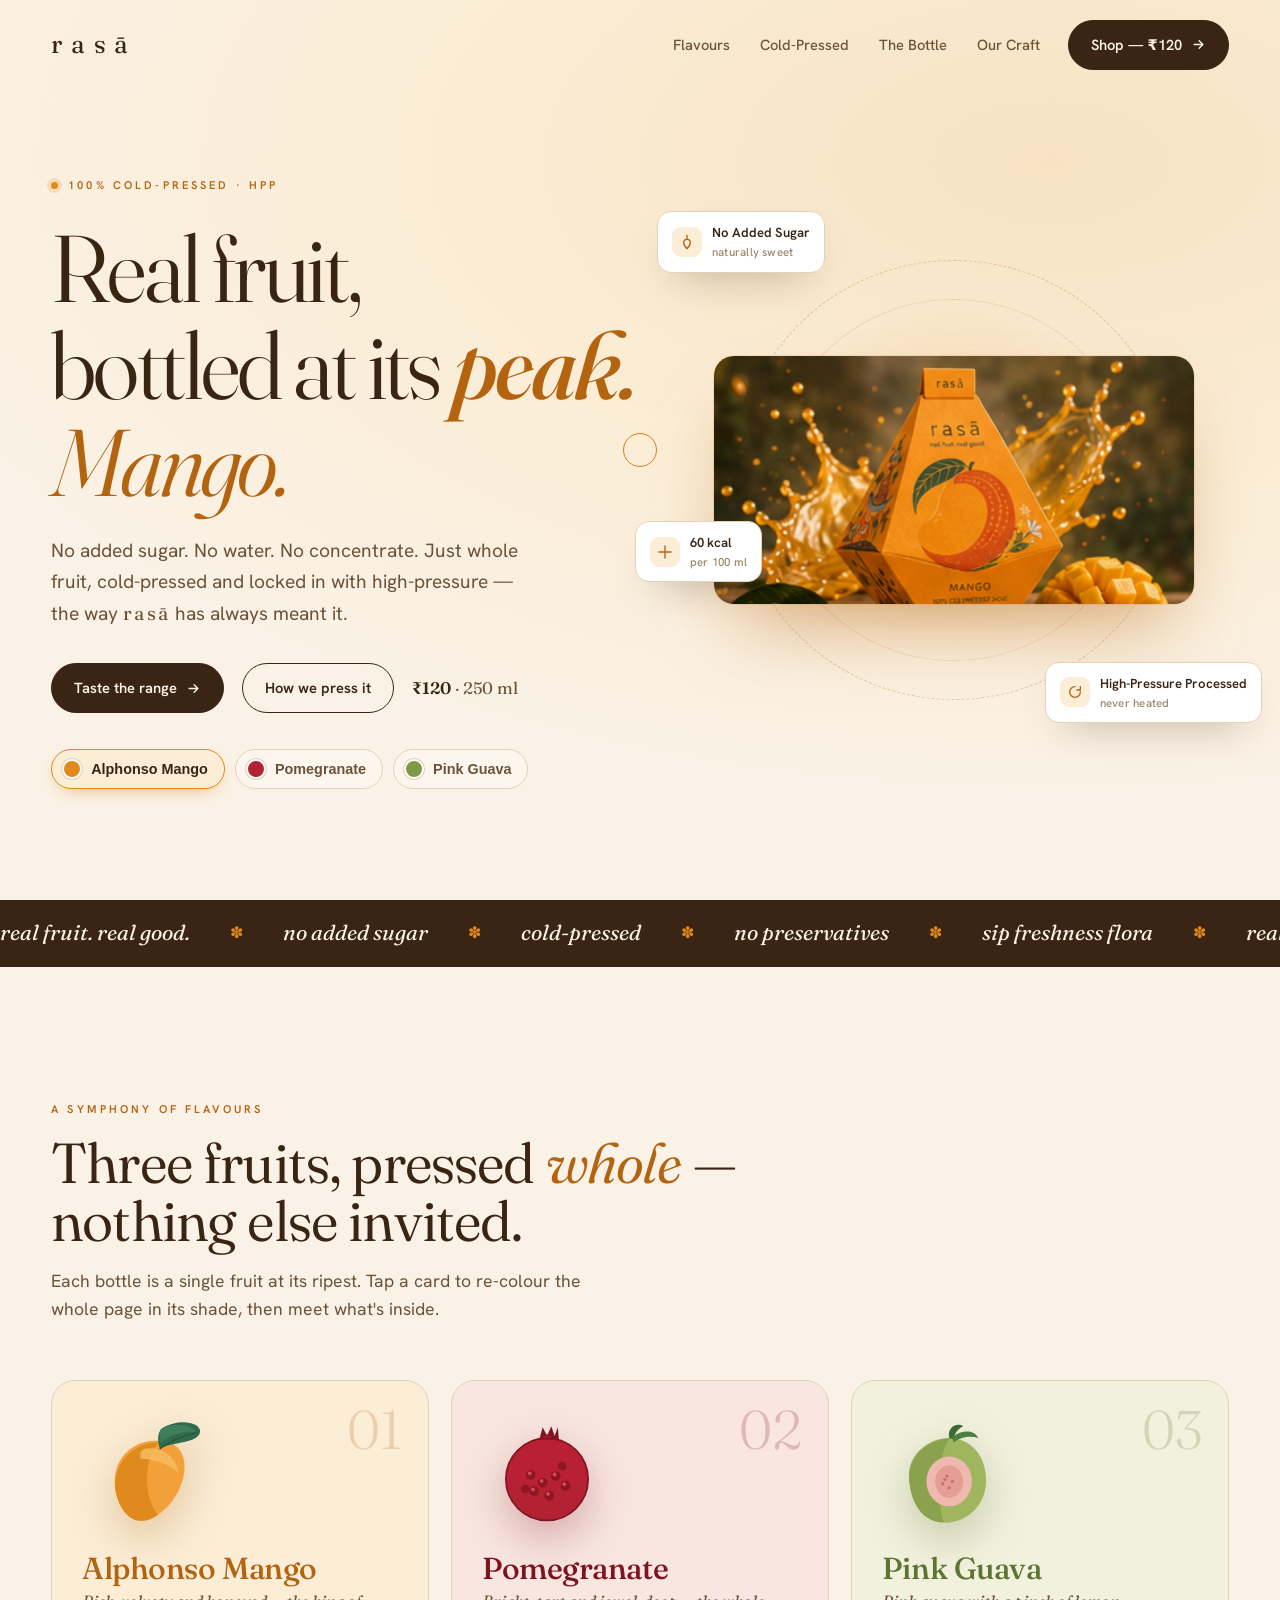
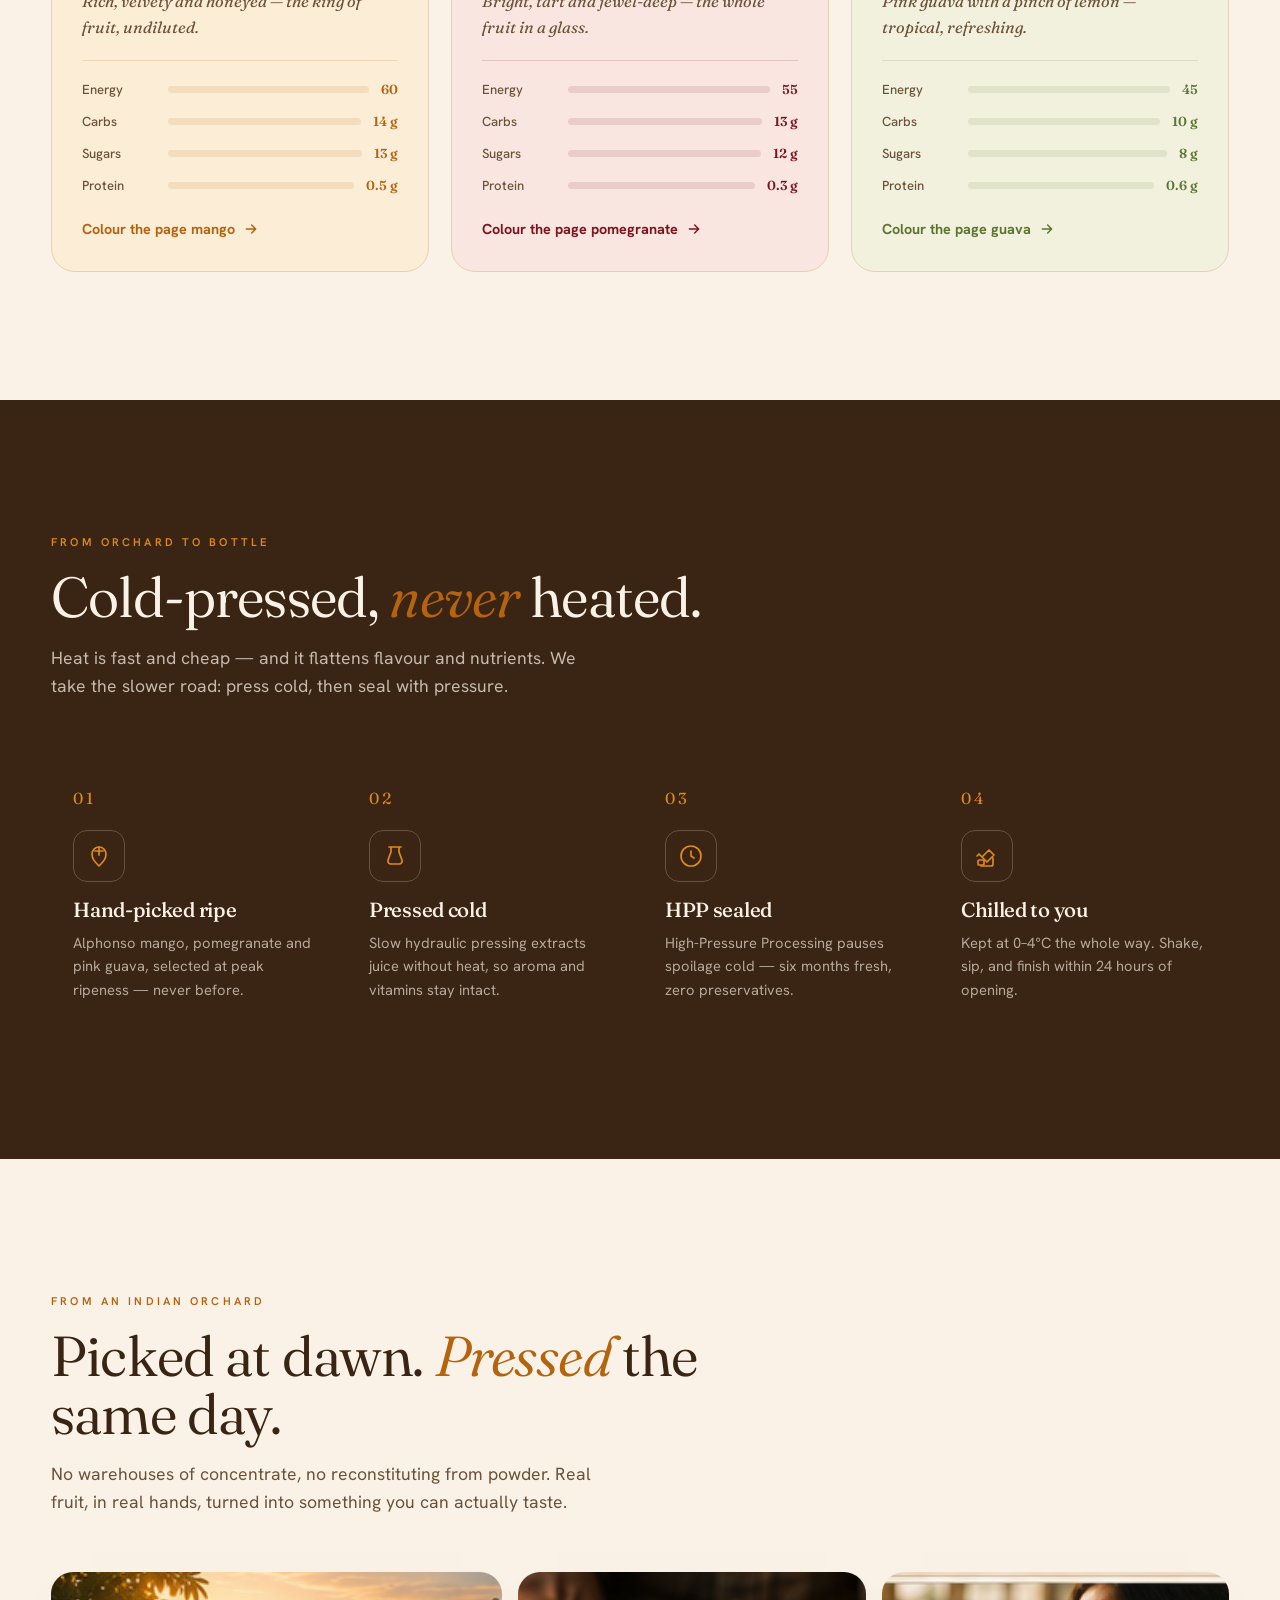
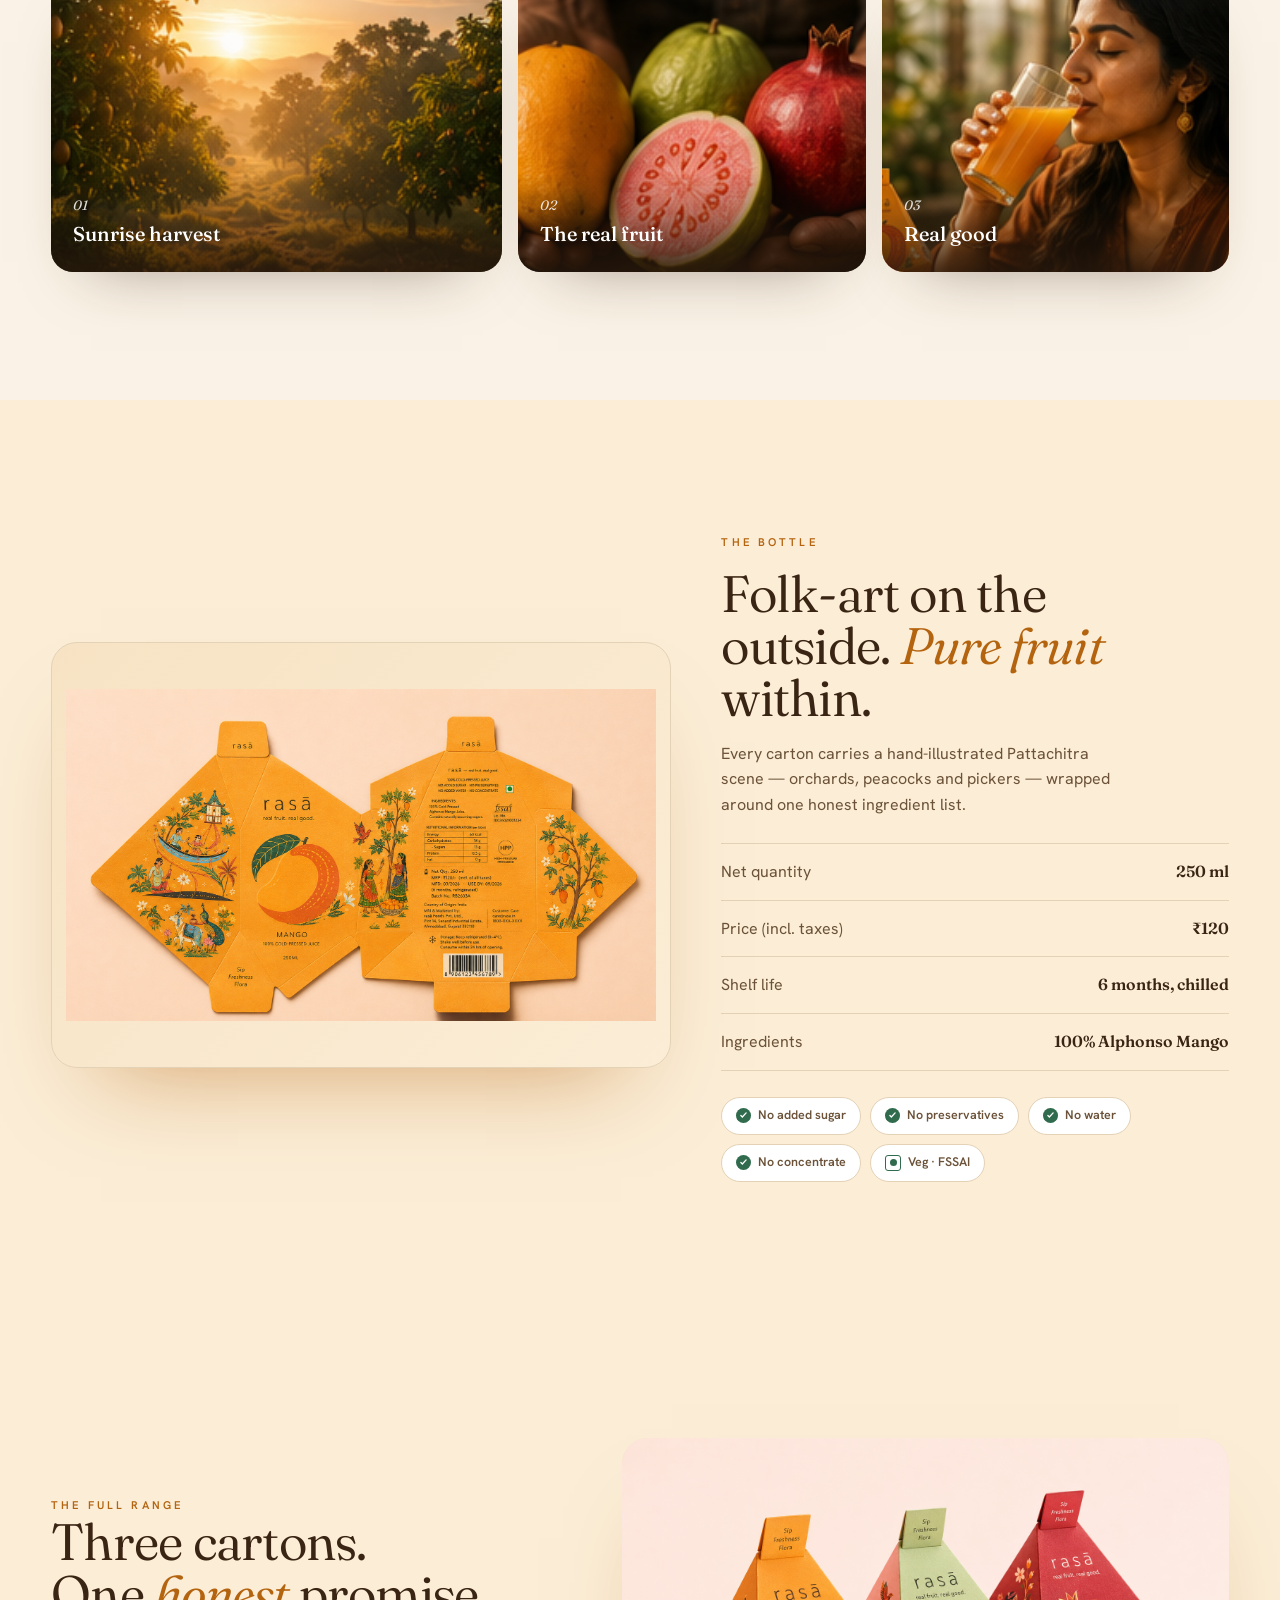
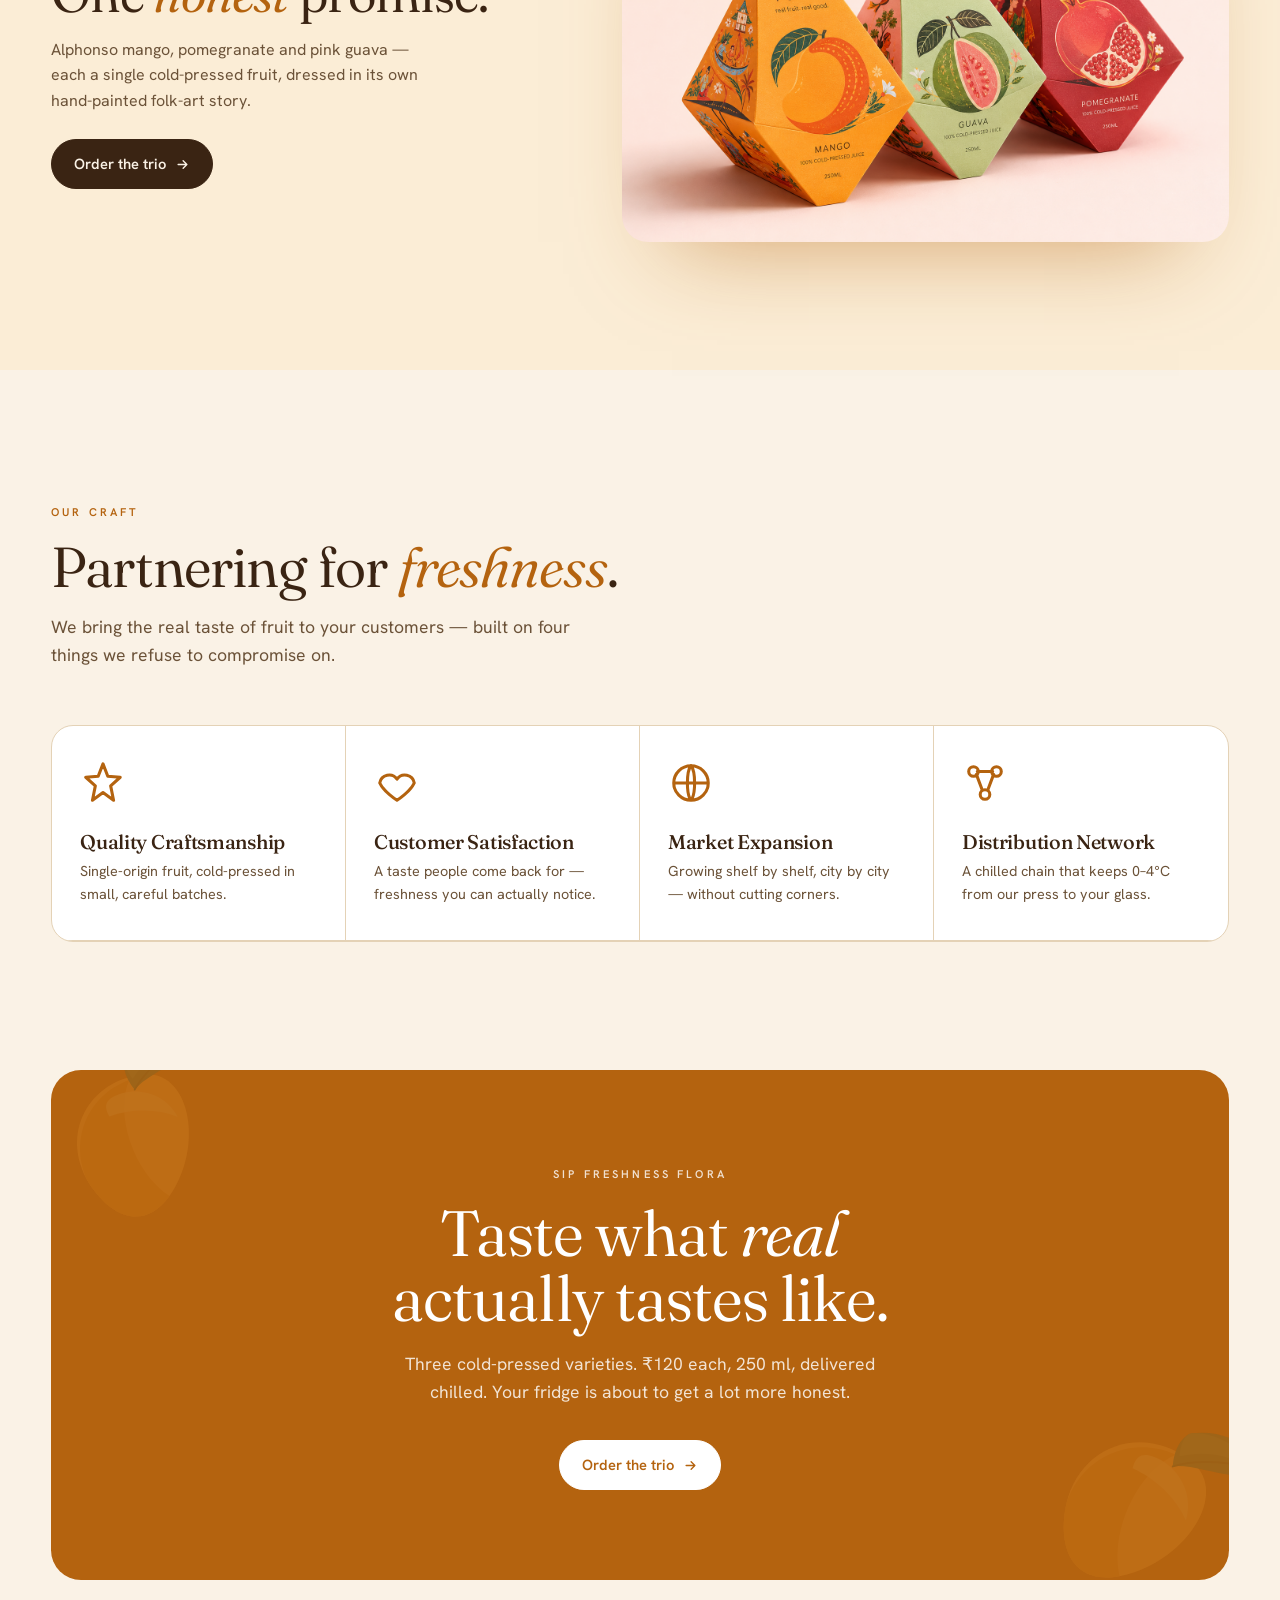
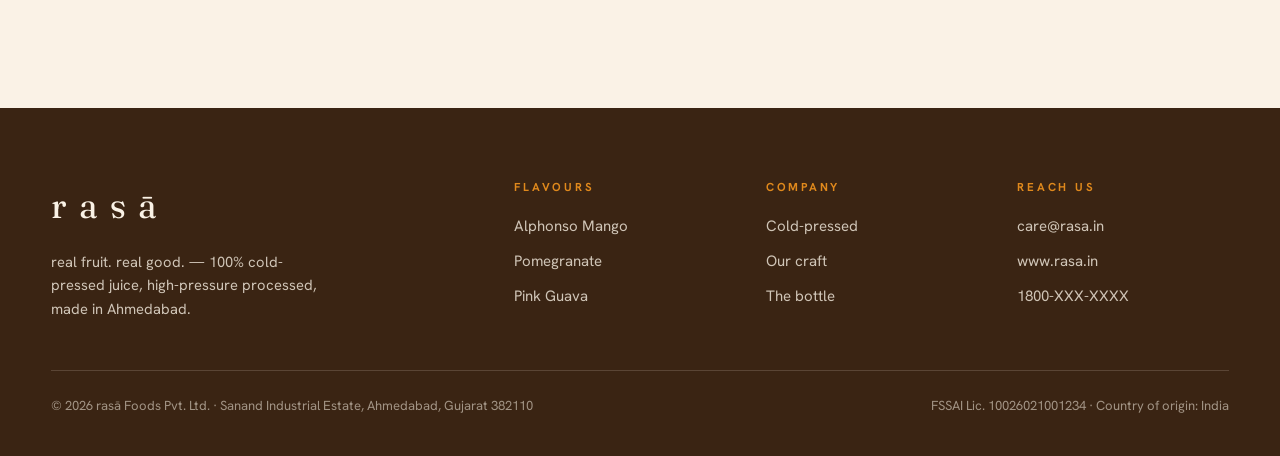
<file: rasa-landing/index.html>
<!DOCTYPE html>
<html lang="en">
<head>
<meta charset="UTF-8">
<meta name="viewport" content="width=device-width, initial-scale=1.0">
<title>rasā — real fruit. real good.</title>
<meta name="description" content="rasā — 100% cold-pressed, HPP juice. Alphonso mango, pomegranate & pink guava. No added sugar, no preservatives, no concentrate.">
<link rel="preconnect" href="https://fonts.googleapis.com">
<link rel="preconnect" href="https://fonts.gstatic.com" crossorigin>
<link href="https://fonts.googleapis.com/css2?family=Fraunces:ital,opsz,wght@0,9..144,300..900;1,9..144,300..900&family=Hanken+Grotesk:wght@300;400;500;600;700&display=swap" rel="stylesheet">
<style>
/* ============ TOKENS ============ */
:root{
  --paper:#FAF2E6;
  --paper-2:#F4E7D3;
  --ink:#3A2413;          /* warm brown-black */
  --ink-2:#6B5238;
  --ink-3:#9C876B;
  --line:#E4D2B6;
  --gold:#C69A3E;

  /* active flavor theme (defaults to mango) */
  --accent:#E0891C;
  --accent-deep:#B4630F;
  --wash:#F7E3C4;
  --wash-2:#FBEDD6;
  --leaf:#2F6B4C;
  --berry:#E0891C;

  --maxw:1280px;
  --ease:cubic-bezier(.22,.61,.36,1);
  --slow:cubic-bezier(.65,.05,.36,1);
}
[data-flavor="mango"]{      --accent:#E0891C;--accent-deep:#B4630F;--wash:#F7E3C4;--wash-2:#FBEDD6;--leaf:#2F6B4C;--berry:#E0891C; }
[data-flavor="pomegranate"]{--accent:#B22233;--accent-deep:#7E1420;--wash:#F3D8D2;--wash-2:#F9E6E0;--leaf:#4B7A3E;--berry:#C0203A; }
[data-flavor="guava"]{      --accent:#7F9A45;--accent-deep:#5C7530;--wash:#E8ECCF;--wash-2:#F2F1DE;--leaf:#3E6B33;--berry:#D98A82; }

*{margin:0;padding:0;box-sizing:border-box}
html{scroll-behavior:smooth;-webkit-font-smoothing:antialiased}
html,body{overflow-x:clip;max-width:100%}
body{
  font-family:'Hanken Grotesk',system-ui,sans-serif;
  color:var(--ink); background:var(--paper);
  line-height:1.6; overflow-x:hidden;
  transition:background .8s var(--ease);
}
h1,h2,h3,h4{font-family:'Fraunces',Georgia,serif;font-weight:500;line-height:1.02;letter-spacing:-.015em}
::selection{background:var(--accent);color:#fff}
a{color:inherit;text-decoration:none}
img{max-width:100%;display:block}

.wordmark{font-family:'Fraunces',serif;font-weight:400;letter-spacing:.34em;text-transform:lowercase}
.label{font-family:'Hanken Grotesk',sans-serif;font-weight:600;font-size:.7rem;letter-spacing:.28em;text-transform:uppercase;color:var(--accent-deep)}

/* ============ PROGRESS + CURSOR ============ */
#prog{position:fixed;top:0;left:0;height:3px;width:0;background:linear-gradient(90deg,var(--accent),var(--accent-deep));z-index:100;transition:width .1s linear}
#cursor{position:fixed;top:0;left:0;width:34px;height:34px;border:1.5px solid var(--accent);border-radius:50%;pointer-events:none;z-index:99;transform:translate(-50%,-50%);transition:width .25s,height .25s,background .25s,opacity .3s;mix-blend-mode:multiply;opacity:0}
@media (hover:hover) and (pointer:fine){#cursor{opacity:1}}
#cursor.big{width:64px;height:64px;background:color-mix(in srgb,var(--accent) 14%,transparent)}

/* ============ NAV ============ */
nav{position:fixed;top:0;left:0;right:0;z-index:90;display:flex;align-items:center;gap:24px;
  padding:20px clamp(18px,4vw,52px);transition:padding .4s var(--ease),background .4s,box-shadow .4s;}
nav.scrolled{padding:12px clamp(18px,4vw,52px);background:color-mix(in srgb,var(--paper) 86%,transparent);backdrop-filter:blur(12px);box-shadow:0 1px 0 var(--line)}
nav .brand{font-size:1.6rem}
nav .brand b{font-weight:400}
nav .navlinks{display:flex;gap:30px;margin-left:auto}
nav .navlinks a{font-size:.92rem;font-weight:500;color:var(--ink-2);position:relative;padding:4px 0}
nav .navlinks a::after{content:"";position:absolute;left:0;bottom:0;height:1.5px;width:0;background:var(--accent);transition:width .3s var(--ease)}
nav .navlinks a:hover{color:var(--ink)}nav .navlinks a:hover::after{width:100%}
.btn{display:inline-flex;align-items:center;gap:9px;font-weight:600;font-size:.92rem;
  padding:12px 22px;border-radius:999px;cursor:pointer;border:1.5px solid var(--ink);
  background:var(--ink);color:var(--paper);transition:transform .25s var(--ease),background .3s,color .3s,border-color .3s}
.btn:hover{background:var(--accent);border-color:var(--accent);color:#fff}
.btn.ghost{background:transparent;color:var(--ink)}
.btn.ghost:hover{background:var(--ink);color:var(--paper);border-color:var(--ink)}
nav .btn{margin-left:4px}
@media(max-width:860px){nav .navlinks{display:none}}

/* ============ HERO ============ */
.hero{position:relative;min-height:100vh;display:grid;grid-template-columns:1.05fr .95fr;align-items:center;
  gap:20px;padding:120px clamp(18px,4vw,52px) 60px;max-width:var(--maxw);margin:0 auto;}
.hero-bg{position:absolute;inset:0;z-index:-1;background:
  radial-gradient(120% 90% at 82% 18%, var(--wash) 0%, var(--wash-2) 42%, var(--paper) 78%);
  transition:background .8s var(--ease)}
.hero-copy{max-width:600px;min-width:0}
.hero h1{overflow-wrap:break-word}
.hero .eyebrow{display:inline-flex;align-items:center;gap:10px;margin-bottom:26px}
.hero .eyebrow .dot{width:7px;height:7px;border-radius:50%;background:var(--accent);box-shadow:0 0 0 4px color-mix(in srgb,var(--accent) 20%,transparent)}
.hero h1{font-size:clamp(3rem,7.4vw,6.6rem);font-weight:340;letter-spacing:-.03em}
.hero h1 .em{font-style:italic;font-weight:500;color:var(--accent-deep);position:relative}
.hero h1 .swap{display:inline-block;min-width:2ch;transition:opacity .3s}
.hero p.lede{font-size:clamp(1.05rem,1.5vw,1.28rem);color:var(--ink-2);margin:26px 0 34px;max-width:44ch}
.hero .cta-row{display:flex;align-items:center;gap:18px;flex-wrap:wrap}
.hero .price{font-family:'Fraunces',serif;font-size:1.05rem;color:var(--ink-2)}
.hero .price b{color:var(--ink);font-weight:600}

/* flavor picker */
.flavors{display:flex;flex-wrap:wrap;gap:10px;margin:36px 0 0}
.flavor-pill{display:flex;align-items:center;gap:9px;padding:9px 16px 9px 10px;border-radius:999px;cursor:pointer;
  border:1.5px solid var(--line);background:color-mix(in srgb,var(--paper) 70%,#fff);
  font-weight:600;font-size:.9rem;color:var(--ink-2);transition:all .3s var(--ease)}
.flavor-pill .sw{width:20px;height:20px;border-radius:50%;border:2px solid #fff;box-shadow:0 0 0 1px var(--line)}
.flavor-pill[data-f="mango"] .sw{background:#E0891C}
.flavor-pill[data-f="pomegranate"] .sw{background:#B22233}
.flavor-pill[data-f="guava"] .sw{background:#7F9A45}
.flavor-pill:hover{border-color:var(--ink-3);transform:translateY(-2px)}
.flavor-pill.active{border-color:var(--accent);color:var(--ink);background:var(--wash-2);box-shadow:0 6px 18px -10px var(--accent)}

/* hero art */
.hero-art{position:relative;height:min(74vh,640px);display:grid;place-items:center}
.fruit-stage{position:relative;width:100%;height:100%;display:grid;place-items:center}
.carton{position:absolute;width:min(94%,480px);aspect-ratio:364/188;object-fit:cover;border-radius:20px;
  opacity:0;transform:scale(.92) translateY(14px);transition:opacity .7s var(--ease),transform .7s var(--ease);
  box-shadow:0 40px 80px -30px color-mix(in srgb,var(--accent-deep) 60%,transparent),0 0 0 1px color-mix(in srgb,var(--accent-deep) 12%,transparent)}
.carton.show{opacity:1;transform:scale(1) translateY(0)}
.halo{position:absolute;width:min(74%,520px);aspect-ratio:1;border-radius:50%;
  background:radial-gradient(circle,color-mix(in srgb,var(--accent) 22%,transparent),transparent 62%);
  animation:breathe 7s ease-in-out infinite}
@keyframes breathe{0%,100%{transform:scale(1)}50%{transform:scale(1.06)}}
.ring{position:absolute;width:min(80%,560px);aspect-ratio:1;border:1px dashed color-mix(in srgb,var(--accent-deep) 30%,transparent);border-radius:50%;animation:spin 46s linear infinite}
.ring.r2{width:min(66%,470px);animation-duration:32s;animation-direction:reverse;border-style:dotted}
@keyframes spin{to{transform:rotate(360deg)}}
.orbit{position:absolute;width:min(80%,560px);aspect-ratio:1;animation:spin 46s linear infinite}
.orbit .petal{position:absolute;top:-2px;left:50%;transform:translateX(-50%)}

.badge-float{position:absolute;background:#fff;border:1px solid var(--line);border-radius:14px;padding:10px 14px;
  box-shadow:0 18px 40px -22px rgba(58,36,19,.5);display:flex;align-items:center;gap:10px;font-size:.82rem;font-weight:600}
.badge-float .ic{width:30px;height:30px;border-radius:9px;background:var(--wash-2);display:grid;place-items:center;color:var(--accent-deep)}
.badge-float small{display:block;font-weight:500;color:var(--ink-3);font-size:.72rem;letter-spacing:.02em}
.bf-1{top:8%;left:-4%;animation:bob 5s ease-in-out infinite}
.bf-2{bottom:12%;right:-6%;animation:bob 6s ease-in-out infinite .4s}
.bf-3{bottom:34%;left:-8%;animation:bob 5.4s ease-in-out infinite .8s}
@keyframes bob{0%,100%{transform:translateY(0)}50%{transform:translateY(-10px)}}

@media(max-width:920px){
  .hero{grid-template-columns:1fr;text-align:left;padding-top:110px}
  .hero-art{height:56vh;order:2;margin-top:10px}
  .bf-1{left:0}.bf-2{right:0}.bf-3{left:2%}
}

/* ============ MARQUEE ============ */
.marquee{background:var(--ink);color:var(--paper);padding:16px 0;overflow:hidden;white-space:nowrap;position:relative}
.marquee .track{display:inline-flex;gap:40px;animation:scrollx 26s linear infinite;will-change:transform}
.marquee:hover .track{animation-play-state:paused}
.marquee span{font-family:'Fraunces',serif;font-style:italic;font-size:1.35rem;display:inline-flex;align-items:center;gap:40px}
.marquee span::after{content:"✽";font-style:normal;color:var(--accent);font-size:1rem}
@keyframes scrollx{to{transform:translateX(-50%)}}

/* ============ SECTION SHELL ============ */
section{position:relative}
.wrap{max-width:var(--maxw);margin:0 auto;padding:clamp(70px,10vw,130px) clamp(18px,4vw,52px)}
.sec-head{max-width:720px;margin-bottom:56px}
.sec-head .label{margin-bottom:16px;display:inline-block}
.sec-head h2{font-size:clamp(2.1rem,4.4vw,3.6rem);font-weight:360}
.sec-head h2 em{font-style:italic;color:var(--accent-deep)}
.sec-head p{color:var(--ink-2);font-size:1.1rem;margin-top:18px;max-width:56ch}

/* reveal */
.reveal{opacity:0;transform:translateY(30px);transition:opacity .8s var(--ease),transform .8s var(--ease)}
.reveal.in{opacity:1;transform:none}
.reveal[data-d="1"]{transition-delay:.08s}
.reveal[data-d="2"]{transition-delay:.16s}
.reveal[data-d="3"]{transition-delay:.24s}

/* ============ FLAVOR CARDS ============ */
.flavor-grid{display:grid;grid-template-columns:repeat(3,1fr);gap:22px}
@media(max-width:900px){.flavor-grid{grid-template-columns:1fr}}
.fcard{position:relative;border-radius:24px;padding:30px;overflow:hidden;cursor:pointer;
  border:1px solid var(--line);background:var(--c-wash);isolation:isolate;
  transition:transform .5s var(--ease),box-shadow .5s var(--ease)}
.fcard[data-f="mango"]{--c-accent:#E0891C;--c-deep:#B4630F;--c-wash:#FBEDD6}
.fcard[data-f="pomegranate"]{--c-accent:#B22233;--c-deep:#7E1420;--c-wash:#F9E6E0}
.fcard[data-f="guava"]{--c-accent:#7F9A45;--c-deep:#5C7530;--c-wash:#F2F1DE}
.fcard:hover{transform:translateY(-8px);box-shadow:0 40px 70px -40px color-mix(in srgb,var(--c-deep) 60%,transparent)}
.fcard .fc-fruit{width:130px;height:130px;margin-bottom:8px;filter:drop-shadow(0 16px 22px color-mix(in srgb,var(--c-deep) 30%,transparent))}
.fcard .fc-idx{position:absolute;top:22px;right:26px;font-family:'Fraunces',serif;font-size:3.4rem;font-weight:300;color:color-mix(in srgb,var(--c-deep) 22%,transparent);line-height:1}
.fcard h3{font-size:1.9rem;margin:12px 0 4px;color:var(--c-deep)}
.fcard .tasting{font-style:italic;font-family:'Fraunces',serif;color:var(--ink-2);font-size:1.02rem;margin-bottom:20px}
.fcard .nutri{display:flex;flex-direction:column;gap:11px;border-top:1px solid color-mix(in srgb,var(--c-deep) 16%,transparent);padding-top:18px}
.nrow{display:grid;grid-template-columns:74px 1fr auto;align-items:center;gap:12px;font-size:.82rem;font-weight:500}
.nrow .nt{color:var(--ink-2)}
.nrow .ntrack{height:7px;border-radius:5px;background:color-mix(in srgb,var(--c-deep) 12%,transparent);overflow:hidden}
.nrow .nbar{height:100%;width:0;border-radius:5px;background:var(--c-accent);transition:width 1.1s var(--slow)}
.nrow .nv{font-family:'Fraunces',serif;font-weight:600;color:var(--c-deep);font-variant-numeric:tabular-nums}
.fcard .fc-cta{margin-top:22px;display:inline-flex;align-items:center;gap:8px;font-weight:700;color:var(--c-deep);font-size:.9rem}
.fcard .fc-cta svg{transition:transform .3s}
.fcard:hover .fc-cta svg{transform:translateX(5px)}

/* ============ PROCESS ============ */
.process{background:var(--ink);color:var(--paper);border-radius:0}
.process .label{color:var(--accent)}
.process h2{color:var(--paper)}
.process .sec-head p{color:color-mix(in srgb,var(--paper) 72%,transparent)}
.steps{display:grid;grid-template-columns:repeat(4,1fr);gap:6px;position:relative;margin-top:20px}
@media(max-width:900px){.steps{grid-template-columns:1fr 1fr}}
@media(max-width:560px){.steps{grid-template-columns:1fr}}
.step{padding:30px 22px;position:relative}
.step .snum{font-family:'Fraunces',serif;font-size:1rem;color:var(--accent);letter-spacing:.2em;margin-bottom:18px}
.step .sic{width:52px;height:52px;border-radius:14px;border:1px solid color-mix(in srgb,var(--paper) 22%,transparent);display:grid;place-items:center;margin-bottom:18px;color:var(--accent)}
.step h4{font-size:1.28rem;color:var(--paper);font-weight:500;margin-bottom:10px}
.step p{font-size:.92rem;color:color-mix(in srgb,var(--paper) 64%,transparent)}
.vine{position:absolute;top:0;left:0;width:100%;height:100%;pointer-events:none;z-index:0}
.vine path{fill:none;stroke:color-mix(in srgb,var(--accent) 55%,transparent);stroke-width:1.4;stroke-dasharray:1;stroke-dashoffset:1}

/* ============ SHOWCASE ============ */
.showcase{background:var(--wash-2);transition:background .8s var(--ease)}
.show-grid{display:grid;grid-template-columns:1.1fr .9fr;gap:50px;align-items:center}
@media(max-width:900px){.show-grid{grid-template-columns:1fr}}
.show-media{position:relative;border-radius:26px;overflow:hidden;aspect-ratio:16/11;background:
  linear-gradient(135deg,var(--wash),var(--wash-2));border:1px solid var(--line);
  display:grid;place-items:center;padding:14px;box-shadow:0 50px 90px -50px color-mix(in srgb,var(--accent-deep) 55%,transparent);transition:background .8s var(--ease)}
.show-media img{width:100%;height:100%;object-fit:contain;object-position:center;transition:opacity .35s var(--ease)}
.show-fallback{position:relative;text-align:center;padding:30px}
.show-fallback .big-fruit{width:200px;height:200px;margin:0 auto 18px;filter:drop-shadow(0 24px 30px color-mix(in srgb,var(--accent-deep) 35%,transparent))}
.show-fallback .fb-note{font-size:.82rem;color:var(--ink-3);max-width:30ch;margin:0 auto}
.spec-list{list-style:none;margin:26px 0 0}
.spec-list li{display:flex;justify-content:space-between;gap:16px;padding:15px 0;border-top:1px solid var(--line);font-size:1rem}
.spec-list li:last-child{border-bottom:1px solid var(--line)}
.spec-list .k{color:var(--ink-2)}
.spec-list .v{font-family:'Fraunces',serif;font-weight:600}
.chips{display:flex;flex-wrap:wrap;gap:9px;margin-top:26px}
.chip{font-size:.78rem;font-weight:600;padding:8px 14px;border-radius:999px;background:#fff;border:1px solid var(--line);color:var(--ink-2);display:flex;align-items:center;gap:7px}
.chip .tick{width:15px;height:15px;border-radius:50%;background:var(--leaf);display:grid;place-items:center}

/* ============ VALUES ============ */
.values{display:grid;grid-template-columns:repeat(4,1fr);gap:0;border:1px solid var(--line);border-radius:22px;overflow:hidden;background:#fff}
@media(max-width:900px){.values{grid-template-columns:1fr 1fr}}
@media(max-width:520px){.values{grid-template-columns:1fr}}
.value{padding:34px 28px;border-right:1px solid var(--line);border-bottom:1px solid var(--line);transition:background .3s}
.value:hover{background:var(--wash-2)}
.value .vic{width:46px;height:46px;color:var(--accent-deep);margin-bottom:18px}
.value h4{font-size:1.24rem;font-weight:500;margin-bottom:8px}
.value p{font-size:.9rem;color:var(--ink-2)}

/* ============ CTA BAND ============ */
.cta-band{position:relative;overflow:hidden;background:var(--accent-deep);color:#fff;border-radius:30px;
  padding:clamp(46px,7vw,90px);text-align:center;transition:background .8s var(--ease)}
.cta-band h2{font-size:clamp(2.2rem,5vw,4rem);color:#fff;font-weight:360}
.cta-band h2 em{font-style:italic}
.cta-band p{color:rgba(255,255,255,.82);max-width:48ch;margin:20px auto 34px;font-size:1.1rem}
.cta-band .btn{background:#fff;color:var(--accent-deep);border-color:#fff}
.cta-band .btn:hover{background:var(--ink);color:#fff;border-color:var(--ink)}
.cta-band .deco{position:absolute;opacity:.16;pointer-events:none}
.cta-band .deco.d1{top:-40px;left:-30px;width:220px;transform:rotate(-20deg)}
.cta-band .deco.d2{bottom:-50px;right:-20px;width:240px;transform:rotate(24deg)}

/* ============ FOOTER ============ */
footer{background:var(--ink);color:color-mix(in srgb,var(--paper) 78%,transparent);padding:70px clamp(18px,4vw,52px) 40px}
.foot-grid{max-width:var(--maxw);margin:0 auto;display:grid;grid-template-columns:2fr 1fr 1fr 1fr;gap:40px}
@media(max-width:820px){.foot-grid{grid-template-columns:1fr 1fr}}
@media(max-width:520px){.foot-grid{grid-template-columns:1fr}}
.foot-brand .wordmark{font-size:2.2rem;color:var(--paper)}
.foot-brand p{margin-top:16px;max-width:34ch;font-size:.92rem}
footer h5{font-family:'Hanken Grotesk';font-size:.72rem;letter-spacing:.24em;text-transform:uppercase;color:var(--accent);margin-bottom:18px}
footer ul{list-style:none;display:flex;flex-direction:column;gap:11px;font-size:.94rem}
footer a:hover{color:var(--paper)}
.foot-bottom{max-width:var(--maxw);margin:50px auto 0;padding-top:24px;border-top:1px solid color-mix(in srgb,var(--paper) 16%,transparent);
  display:flex;justify-content:space-between;gap:16px;flex-wrap:wrap;font-size:.82rem;color:color-mix(in srgb,var(--paper) 54%,transparent)}
.veg{display:inline-grid;place-items:center;width:16px;height:16px;border:1.5px solid var(--leaf);border-radius:3px}
.veg i{width:7px;height:7px;border-radius:50%;background:var(--leaf)}

/* ============ STORY BAND (real photography) ============ */
.story-row{display:grid;grid-template-columns:1.3fr 1fr 1fr;gap:16px}
@media(max-width:820px){.story-row{grid-template-columns:1fr}}
.story-row figure{position:relative;border-radius:22px;overflow:hidden;min-height:300px;margin:0;
  box-shadow:0 30px 60px -40px rgba(58,36,19,.5);transition:transform .5s var(--ease)}
.story-row figure:hover{transform:translateY(-6px)}
.story-row img{position:absolute;inset:0;width:100%;height:100%;object-fit:cover;transition:transform 1.1s var(--ease)}
.story-row figure:hover img{transform:scale(1.05)}
.story-row figcaption{position:absolute;left:0;right:0;bottom:0;padding:22px;color:#fff;z-index:2;
  background:linear-gradient(0deg,rgba(40,24,12,.82),rgba(40,24,12,.25) 60%,transparent)}
.story-row figcaption .n{font-family:'Fraunces',serif;font-style:italic;font-size:.85rem;opacity:.85;display:block;margin-bottom:2px}
.story-row figcaption b{font-family:'Fraunces',serif;font-weight:500;font-size:1.25rem}

/* ============ RANGE BAND (trio hero) ============ */
.range-band{background:var(--wash-2);transition:background .8s var(--ease)}
.range-grid{display:grid;grid-template-columns:1fr 1.15fr;gap:44px;align-items:center}
@media(max-width:820px){.range-grid{grid-template-columns:1fr}}
.range-photo{border-radius:26px;overflow:hidden;box-shadow:0 50px 90px -50px color-mix(in srgb,var(--accent-deep) 55%,transparent);background:var(--wash)}
.range-photo img{width:100%;height:100%;object-fit:cover;display:block}
.range-band h2{font-size:clamp(2rem,4vw,3.4rem);font-weight:360}
.range-band h2 em{font-style:italic;color:var(--accent-deep)}

@media (prefers-reduced-motion:reduce){
  *,*::before,*::after{animation-duration:.001ms!important;animation-iteration-count:1!important;transition-duration:.15s!important;scroll-behavior:auto!important}
  .marquee .track{animation:none}
}
</style>
</head>
<body data-flavor="mango">
<div id="prog"></div>
<div id="cursor"></div>

<!-- ============ NAV ============ -->
<nav id="nav">
  <a href="#top" class="brand wordmark" data-cursor>ras<b>ā</b></a>
  <div class="navlinks">
    <a href="#flavors" data-cursor>Flavours</a>
    <a href="#process" data-cursor>Cold-Pressed</a>
    <a href="#bottle" data-cursor>The Bottle</a>
    <a href="#story" data-cursor>Our Craft</a>
  </div>
  <a href="#buy" class="btn" data-cursor-big>Shop — ₹120
    <svg width="15" height="15" viewBox="0 0 24 24" fill="none" stroke="currentColor" stroke-width="2.2" stroke-linecap="round" stroke-linejoin="round"><path d="M5 12h14M13 6l6 6-6 6"/></svg>
  </a>
</nav>

<!-- ============ HERO ============ -->
<header class="hero" id="top">
  <div class="hero-bg"></div>
  <div class="hero-copy">
    <span class="eyebrow"><span class="dot"></span><span class="label">100% Cold-Pressed · HPP</span></span>
    <h1>Real fruit,<br>bottled at its <span class="em">peak.<span></span></span><br><span class="swap" id="heroFlavor" style="color:var(--accent-deep);font-style:italic">Mango.</span></h1>
    <p class="lede">No added sugar. No water. No concentrate. Just whole fruit, cold-pressed and locked in with high-pressure — the way <span class="wordmark" style="letter-spacing:.12em">rasā</span> has always meant it.</p>
    <div class="cta-row">
      <a href="#buy" class="btn" data-cursor-big>Taste the range
        <svg width="15" height="15" viewBox="0 0 24 24" fill="none" stroke="currentColor" stroke-width="2.2" stroke-linecap="round" stroke-linejoin="round"><path d="M5 12h14M13 6l6 6-6 6"/></svg>
      </a>
      <a href="#process" class="btn ghost" data-cursor>How we press it</a>
      <span class="price"><b>₹120</b> · 250 ml</span>
    </div>
    <div class="flavors" role="tablist" aria-label="Choose flavour">
      <button class="flavor-pill active" data-f="mango" role="tab" aria-selected="true" data-cursor><span class="sw"></span>Alphonso Mango</button>
      <button class="flavor-pill" data-f="pomegranate" role="tab" aria-selected="false" data-cursor><span class="sw"></span>Pomegranate</button>
      <button class="flavor-pill" data-f="guava" role="tab" aria-selected="false" data-cursor><span class="sw"></span>Pink Guava</button>
    </div>
  </div>

  <div class="hero-art">
    <div class="fruit-stage">
      <div class="halo"></div>
      <div class="ring"></div>
      <div class="ring r2"></div>
      <img class="carton show" data-carton="mango" src="assets/hero-mango.png" alt="rasā Alphonso Mango cold-pressed juice carton">
      <img class="carton" data-carton="pomegranate" src="assets/hero-pomegranate.png" alt="rasā Pomegranate cold-pressed juice carton">
      <img class="carton" data-carton="guava" src="assets/hero-guava.png" alt="rasā Pink Guava cold-pressed juice carton">

      <div class="badge-float bf-1" data-cursor>
        <span class="ic"><svg width="16" height="16" viewBox="0 0 24 24" fill="none" stroke="currentColor" stroke-width="2" stroke-linecap="round"><path d="M12 2v6M12 8c-3 0-5 2-5 5 0 4 5 9 5 9s5-5 5-9c0-3-2-5-5-5z"/></svg></span>
        <div>No Added Sugar<small>naturally sweet</small></div>
      </div>
      <div class="badge-float bf-2" data-cursor>
        <span class="ic"><svg width="16" height="16" viewBox="0 0 24 24" fill="none" stroke="currentColor" stroke-width="2" stroke-linecap="round"><path d="M20 12a8 8 0 1 1-8-8M20 4v5h-5"/></svg></span>
        <div>High-Pressure Processed<small>never heated</small></div>
      </div>
      <div class="badge-float bf-3" data-cursor>
        <span class="ic"><svg width="16" height="16" viewBox="0 0 24 24" fill="none" stroke="currentColor" stroke-width="2" stroke-linecap="round"><path d="M3 12h18M12 3v18"/></svg></span>
        <div><span id="kcalNum">60</span> kcal<small>per 100 ml</small></div>
      </div>
    </div>
  </div>
</header>

<!-- ============ MARQUEE ============ -->
<div class="marquee" aria-hidden="true">
  <div class="track">
    <span>real fruit. real good.</span><span>no added sugar</span><span>cold-pressed</span><span>no preservatives</span><span>sip freshness flora</span>
    <span>real fruit. real good.</span><span>no added sugar</span><span>cold-pressed</span><span>no preservatives</span><span>sip freshness flora</span>
  </div>
</div>

<!-- ============ FLAVOURS ============ -->
<section id="flavors"><div class="wrap">
  <div class="sec-head reveal">
    <span class="label">A symphony of flavours</span>
    <h2>Three fruits, pressed <em>whole</em> — nothing else invited.</h2>
    <p>Each bottle is a single fruit at its ripest. Tap a card to re-colour the whole page in its shade, then meet what's inside.</p>
  </div>
  <div class="flavor-grid">
    <!-- cards injected by JS -->
  </div>
</div></section>

<!-- ============ PROCESS ============ -->
<section id="process" class="process"><div class="wrap">
  <svg class="vine" id="vine" viewBox="0 0 1200 400" preserveAspectRatio="none">
    <path d="M20,340 C 260,300 300,120 560,140 S 920,320 1180,120"/>
  </svg>
  <div class="sec-head reveal">
    <span class="label">From orchard to bottle</span>
    <h2>Cold-pressed, <em>never</em> heated.</h2>
    <p>Heat is fast and cheap — and it flattens flavour and nutrients. We take the slower road: press cold, then seal with pressure.</p>
  </div>
  <div class="steps">
    <div class="step reveal" data-d="0">
      <div class="snum">01</div>
      <div class="sic"><svg width="24" height="24" viewBox="0 0 24 24" fill="none" stroke="currentColor" stroke-width="1.7" stroke-linecap="round" stroke-linejoin="round"><path d="M12 22c4-4 7-7 7-12a7 7 0 0 0-14 0c0 5 3 8 7 12z"/><path d="M12 3v8M8 7h8"/></svg></div>
      <h4>Hand-picked ripe</h4>
      <p>Alphonso mango, pomegranate and pink guava, selected at peak ripeness — never before.</p>
    </div>
    <div class="step reveal" data-d="1">
      <div class="snum">02</div>
      <div class="sic"><svg width="24" height="24" viewBox="0 0 24 24" fill="none" stroke="currentColor" stroke-width="1.7" stroke-linecap="round" stroke-linejoin="round"><path d="M6 3h12M8 3v5l-3 8a3 3 0 0 0 3 4h8a3 3 0 0 0 3-4l-3-8V3"/></svg></div>
      <h4>Pressed cold</h4>
      <p>Slow hydraulic pressing extracts juice without heat, so aroma and vitamins stay intact.</p>
    </div>
    <div class="step reveal" data-d="2">
      <div class="snum">03</div>
      <div class="sic"><svg width="24" height="24" viewBox="0 0 24 24" fill="none" stroke="currentColor" stroke-width="1.7" stroke-linecap="round" stroke-linejoin="round"><path d="M12 2a10 10 0 1 0 10 10A10 10 0 0 0 12 2z"/><path d="M12 7v5l3 2"/></svg></div>
      <h4>HPP sealed</h4>
      <p>High-Pressure Processing pauses spoilage cold — six months fresh, zero preservatives.</p>
    </div>
    <div class="step reveal" data-d="3">
      <div class="snum">04</div>
      <div class="sic"><svg width="24" height="24" viewBox="0 0 24 24" fill="none" stroke="currentColor" stroke-width="1.7" stroke-linecap="round" stroke-linejoin="round"><path d="M2 12l2-2m0 0 3 3 7-7 5 5-7 7-3-3m-5-5 5 5m9-1v6a2 2 0 0 1-2 2H6"/><rect x="3" y="16" width="6" height="5" rx="1"/></svg></div>
      <h4>Chilled to you</h4>
      <p>Kept at 0–4°C the whole way. Shake, sip, and finish within 24 hours of opening.</p>
    </div>
  </div>
</div></section>

<!-- ============ STORY BAND ============ -->
<section class="story-band"><div class="wrap">
  <div class="sec-head reveal">
    <span class="label">From an Indian orchard</span>
    <h2>Picked at dawn. <em>Pressed</em> the same day.</h2>
    <p>No warehouses of concentrate, no reconstituting from powder. Real fruit, in real hands, turned into something you can actually taste.</p>
  </div>
  <div class="story-row">
    <figure class="reveal" data-d="0"><img src="assets/scene-orchard.png" alt="Sunrise over an Indian mango orchard"><figcaption><span class="n">01</span><b>Sunrise harvest</b></figcaption></figure>
    <figure class="reveal" data-d="1"><img src="assets/scene-hands.png" alt="Hands cradling ripe mango, guava and pomegranate"><figcaption><span class="n">02</span><b>The real fruit</b></figcaption></figure>
    <figure class="reveal" data-d="2"><img src="assets/scene-sip.png" alt="A woman enjoying a glass of rasā juice"><figcaption><span class="n">03</span><b>Real good</b></figcaption></figure>
  </div>
</div></section>

<!-- ============ SHOWCASE / BOTTLE ============ -->
<section id="bottle" class="showcase"><div class="wrap">
  <div class="show-grid">
    <div class="show-media reveal" data-cursor-big>
      <img id="showImg" alt="rasā cold-pressed juice carton — unfolded folk-art dieline" src="assets/mango-dieline.png">
    </div>
    <div class="reveal" data-d="1">
      <span class="label">The bottle</span>
      <h2 style="font-size:clamp(2rem,4vw,3.2rem);font-weight:360;margin-top:14px">Folk-art on the<br>outside. <em style="font-style:italic;color:var(--accent-deep)">Pure fruit</em> within.</h2>
      <p style="color:var(--ink-2);margin-top:16px;max-width:46ch">Every carton carries a hand-illustrated Pattachitra scene — orchards, peacocks and pickers — wrapped around one honest ingredient list.</p>
      <ul class="spec-list">
        <li><span class="k">Net quantity</span><span class="v">250 ml</span></li>
        <li><span class="k">Price (incl. taxes)</span><span class="v">₹120</span></li>
        <li><span class="k">Shelf life</span><span class="v">6 months, chilled</span></li>
        <li><span class="k">Ingredients</span><span class="v" id="specIng">100% Alphonso Mango</span></li>
      </ul>
      <div class="chips">
        <span class="chip"><span class="tick"><svg width="9" height="9" viewBox="0 0 24 24" fill="none" stroke="#fff" stroke-width="3.5" stroke-linecap="round"><path d="M5 12l4 4 10-11"/></svg></span>No added sugar</span>
        <span class="chip"><span class="tick"><svg width="9" height="9" viewBox="0 0 24 24" fill="none" stroke="#fff" stroke-width="3.5" stroke-linecap="round"><path d="M5 12l4 4 10-11"/></svg></span>No preservatives</span>
        <span class="chip"><span class="tick"><svg width="9" height="9" viewBox="0 0 24 24" fill="none" stroke="#fff" stroke-width="3.5" stroke-linecap="round"><path d="M5 12l4 4 10-11"/></svg></span>No water</span>
        <span class="chip"><span class="tick"><svg width="9" height="9" viewBox="0 0 24 24" fill="none" stroke="#fff" stroke-width="3.5" stroke-linecap="round"><path d="M5 12l4 4 10-11"/></svg></span>No concentrate</span>
        <span class="chip"><span class="veg"><i></i></span>Veg · FSSAI</span>
      </div>
    </div>
  </div>
</div></section>

<!-- ============ RANGE BAND ============ -->
<section class="range-band"><div class="wrap">
  <div class="range-grid">
    <div class="reveal">
      <span class="label">The full range</span>
      <h2>Three cartons.<br>One <em>honest</em> promise.</h2>
      <p style="color:var(--ink-2);margin-top:16px;max-width:42ch">Alphonso mango, pomegranate and pink guava — each a single cold-pressed fruit, dressed in its own hand-painted folk-art story.</p>
      <a href="#buy" class="btn" style="margin-top:26px" data-cursor-big>Order the trio
        <svg width="15" height="15" viewBox="0 0 24 24" fill="none" stroke="currentColor" stroke-width="2.2" stroke-linecap="round" stroke-linejoin="round"><path d="M5 12h14M13 6l6 6-6 6"/></svg>
      </a>
    </div>
    <div class="range-photo reveal" data-d="1" data-cursor-big>
      <img src="assets/trio-hero.png" alt="rasā Mango, Guava and Pomegranate cartons together">
    </div>
  </div>
</div></section>

<!-- ============ VALUES / STORY ============ -->
<section id="story"><div class="wrap">
  <div class="sec-head reveal">
    <span class="label">Our craft</span>
    <h2>Partnering for <em>freshness</em>.</h2>
    <p>We bring the real taste of fruit to your customers — built on four things we refuse to compromise on.</p>
  </div>
  <div class="values reveal" data-d="1">
    <div class="value">
      <svg class="vic" viewBox="0 0 24 24" fill="none" stroke="currentColor" stroke-width="1.6" stroke-linecap="round" stroke-linejoin="round"><path d="M12 2l2.5 6.5L21 9l-5 4.5L17.5 21 12 17l-5.5 4L8 13.5 3 9l6.5-.5z"/></svg>
      <h4>Quality Craftsmanship</h4><p>Single-origin fruit, cold-pressed in small, careful batches.</p>
    </div>
    <div class="value">
      <svg class="vic" viewBox="0 0 24 24" fill="none" stroke="currentColor" stroke-width="1.6" stroke-linecap="round" stroke-linejoin="round"><path d="M12 21s-7-4.5-9-9a5 5 0 0 1 9-2 5 5 0 0 1 9 2c-2 4.5-9 9-9 9z"/></svg>
      <h4>Customer Satisfaction</h4><p>A taste people come back for — freshness you can actually notice.</p>
    </div>
    <div class="value">
      <svg class="vic" viewBox="0 0 24 24" fill="none" stroke="currentColor" stroke-width="1.6" stroke-linecap="round" stroke-linejoin="round"><path d="M3 12a9 9 0 1 0 18 0 9 9 0 0 0-18 0zM3 12h18M12 3c2.5 3 2.5 15 0 18M12 3c-2.5 3-2.5 15 0 18"/></svg>
      <h4>Market Expansion</h4><p>Growing shelf by shelf, city by city — without cutting corners.</p>
    </div>
    <div class="value" style="border-right:none">
      <svg class="vic" viewBox="0 0 24 24" fill="none" stroke="currentColor" stroke-width="1.6" stroke-linecap="round" stroke-linejoin="round"><circle cx="6" cy="6" r="2.5"/><circle cx="18" cy="6" r="2.5"/><circle cx="12" cy="18" r="2.5"/><path d="M7.5 7.5l3 8M16.5 7.5l-3 8M8 6h8"/></svg>
      <h4>Distribution Network</h4><p>A chilled chain that keeps 0–4°C from our press to your glass.</p>
    </div>
  </div>
</div></section>

<!-- ============ CTA BAND ============ -->
<section id="buy"><div class="wrap" style="padding-top:0">
  <div class="cta-band reveal" data-cursor-big>
    <div class="deco d1" id="deco1"></div>
    <div class="deco d2" id="deco2"></div>
    <span class="label" style="color:rgba(255,255,255,.8)">Sip freshness flora</span>
    <h2 style="margin-top:14px">Taste what <em>real</em><br>actually tastes like.</h2>
    <p>Three cold-pressed varieties. ₹120 each, 250 ml, delivered chilled. Your fridge is about to get a lot more honest.</p>
    <a href="mailto:care@rasa.in" class="btn" data-cursor-big>Order the trio
      <svg width="15" height="15" viewBox="0 0 24 24" fill="none" stroke="currentColor" stroke-width="2.2" stroke-linecap="round" stroke-linejoin="round"><path d="M5 12h14M13 6l6 6-6 6"/></svg>
    </a>
  </div>
</div></section>

<!-- ============ FOOTER ============ -->
<footer>
  <div class="foot-grid">
    <div class="foot-brand">
      <span class="wordmark">ras<span>ā</span></span>
      <p>real fruit. real good. — 100% cold-pressed juice, high-pressure processed, made in Ahmedabad.</p>
    </div>
    <div>
      <h5>Flavours</h5>
      <ul><li><a href="#flavors" data-cursor>Alphonso Mango</a></li><li><a href="#flavors" data-cursor>Pomegranate</a></li><li><a href="#flavors" data-cursor>Pink Guava</a></li></ul>
    </div>
    <div>
      <h5>Company</h5>
      <ul><li><a href="#process" data-cursor>Cold-pressed</a></li><li><a href="#story" data-cursor>Our craft</a></li><li><a href="#bottle" data-cursor>The bottle</a></li></ul>
    </div>
    <div>
      <h5>Reach us</h5>
      <ul><li><a href="mailto:care@rasa.in" data-cursor>care@rasa.in</a></li><li><a href="#" data-cursor>www.rasa.in</a></li><li><a href="#" data-cursor>1800-XXX-XXXX</a></li></ul>
    </div>
  </div>
  <div class="foot-bottom">
    <span>© 2026 rasā Foods Pvt. Ltd. · Sanand Industrial Estate, Ahmedabad, Gujarat 382110</span>
    <span>FSSAI Lic. 10026021001234 · Country of origin: India</span>
  </div>
</footer>

<script>
/* ============ FRUIT SVG ART (bespoke, per flavour) ============ */
const FRUIT = {
  mango:`<svg viewBox="0 0 240 240" xmlns="http://www.w3.org/2000/svg">
    <g transform="translate(120,128)">
      <path d="M-58,20 C-70,-40 -20,-86 40,-70 C88,-56 74,26 20,64 C-18,90 -48,66 -58,20 Z" fill="#F2A03A"/>
      <path d="M-58,20 C-64,-26 -30,-70 22,-70 C-6,-40 -8,26 20,64 C-18,90 -48,66 -58,20 Z" fill="#E0891C"/>
      <path d="M-4,-58 C22,-64 54,-46 58,-14 C40,-30 14,-40 -12,-40 C-14,-52 -10,-56 -4,-58 Z" fill="#F6BE63" opacity=".8"/>
      <path d="M28,-96 C64,-118 108,-104 96,-84 C86,-68 44,-70 24,-58 C18,-74 20,-90 28,-96 Z" fill="#2F6B4C"/>
      <path d="M28,-96 C52,-108 84,-102 90,-88 C70,-92 44,-84 26,-70 C22,-82 22,-92 28,-96 Z" fill="#3E7E5B"/>
      <path d="M24,-58 C40,-72 66,-82 90,-88" stroke="#245239" stroke-width="2" fill="none" stroke-linecap="round"/>
    </g></svg>`,
  pomegranate:`<svg viewBox="0 0 240 240" xmlns="http://www.w3.org/2000/svg">
    <g transform="translate(120,126)">
      <circle r="76" fill="#B22233"/>
      <path d="M-76,0 A76,76 0 0 1 76,0 C40,14 -40,14 -76,0 Z" fill="#C0203A" opacity=".55"/>
      <circle r="76" fill="none" stroke="#7E1420" stroke-width="3"/>
      <g fill="#8E1524">
        <circle cx="-30" cy="-8" r="9"/><circle cx="-8" cy="6" r="9"/><circle cx="16" cy="-6" r="9"/>
        <circle cx="34" cy="12" r="9"/><circle cx="-24" cy="22" r="9"/><circle cx="4" cy="30" r="9"/>
        <circle cx="28" cy="-24" r="8"/><circle cx="-40" cy="18" r="8"/>
      </g>
      <g fill="#E4536A" opacity=".85">
        <circle cx="-32" cy="-11" r="3.4"/><circle cx="-10" cy="3" r="3.4"/><circle cx="14" cy="-9" r="3.4"/>
        <circle cx="32" cy="9" r="3.4"/><circle cx="-26" cy="19" r="3.4"/><circle cx="2" cy="27" r="3.4"/>
      </g>
      <path d="M-14,-74 L-8,-96 L0,-80 L8,-98 L14,-80 L20,-96 L22,-72 Z" fill="#7E1420"/>
      <path d="M-10,-76 L0,-84 L10,-76 Z" fill="#9A1B2A"/>
    </g></svg>`,
  guava:`<svg viewBox="0 0 240 240" xmlns="http://www.w3.org/2000/svg">
    <g transform="translate(120,128)">
      <path d="M-70,-2 C-74,-52 -28,-80 6,-78 C48,-76 74,-40 72,4 C70,52 30,80 -6,78 C-46,76 -66,44 -70,-2 Z" fill="#9FB65E"/>
      <path d="M-70,-2 C-72,-44 -34,-76 6,-78 C-18,-52 -18,44 -6,78 C-46,76 -66,44 -70,-2 Z" fill="#8AA24E"/>
      <ellipse cx="4" cy="2" rx="42" ry="46" fill="#F0B9B0"/>
      <ellipse cx="4" cy="2" rx="26" ry="30" fill="#E59E96"/>
      <g fill="#C86F66"><circle cx="0" cy="-8" r="3"/><circle cx="10" cy="2" r="3"/><circle cx="-8" cy="6" r="3"/><circle cx="4" cy="14" r="3"/><circle cx="-4" cy="-2" r="3"/></g>
      <path d="M4,-78 C0,-98 18,-108 30,-100 C20,-96 14,-86 12,-76 Z" fill="#3E6B33"/>
      <path d="M10,-80 C30,-96 52,-92 58,-78 C40,-84 22,-78 12,-70 Z" fill="#4E7E40"/>
    </g></svg>`
};
const PETAL = {
  mango:`<svg width="26" height="26" viewBox="0 0 26 26"><path d="M13 2 C18 8 18 18 13 24 C8 18 8 8 13 2Z" fill="#F6BE63"/></svg>`,
  pomegranate:`<svg width="22" height="22" viewBox="0 0 22 22"><circle cx="11" cy="11" r="7" fill="#8E1524"/><circle cx="11" cy="11" r="2.4" fill="#E4536A"/></svg>`,
  guava:`<svg width="24" height="24" viewBox="0 0 24 24"><path d="M12 2 C16 7 16 17 12 22 C8 17 8 7 12 2Z" fill="#B7CD79"/></svg>`
};

/* flavour data */
const DATA = {
  mango:{name:"Alphonso Mango", tasting:"Rich, velvety and honeyed — the king of fruit, undiluted.",
    kcal:60, nutri:[["Energy",60,90],["Carbs",14,20],["Sugars",13,20],["Protein",0.5,5]], ing:"100% Alphonso Mango"},
  pomegranate:{name:"Pomegranate", tasting:"Bright, tart and jewel-deep — the whole fruit in a glass.",
    kcal:55, nutri:[["Energy",55,90],["Carbs",13,20],["Sugars",12,20],["Protein",0.3,5]], ing:"100% Pomegranate"},
  guava:{name:"Pink Guava", tasting:"Pink guava with a pinch of lemon — tropical, refreshing.",
    kcal:45, nutri:[["Energy",45,90],["Carbs",10,20],["Sugars",8,20],["Protein",0.6,5]], ing:"Pink Guava + a pinch of lemon"}
};
const ORDER=["mango","pomegranate","guava"];

/* build flavour cards */
const grid=document.querySelector('.flavor-grid');
grid.innerHTML=ORDER.map((f,i)=>{
  const d=DATA[f];
  const rows=d.nutri.map(([n,v,max])=>`
    <div class="nrow"><span class="nt">${n}</span>
      <span class="ntrack"><span class="nbar" data-pct="${Math.round(v/max*100)}"></span></span>
      <span class="nv">${v}${n==='Energy'?'':(n==='Protein'?' g':' g')}</span></div>`).join('');
  return `<article class="fcard reveal" data-f="${f}" data-d="${i}" data-cursor-big role="button" tabindex="0" aria-label="Select ${d.name}">
    <span class="fc-idx">0${i+1}</span>
    <div class="fc-fruit">${FRUIT[f]}</div>
    <h3>${d.name}</h3>
    <p class="tasting">${d.tasting}</p>
    <div class="nutri">${rows}</div>
    <span class="fc-cta">Colour the page ${f}
      <svg width="16" height="16" viewBox="0 0 24 24" fill="none" stroke="currentColor" stroke-width="2.2" stroke-linecap="round" stroke-linejoin="round"><path d="M5 12h14M13 6l6 6-6 6"/></svg></span>
  </article>`;
}).join('');

/* ============ FLAVOUR THEME SWITCH ============ */
const heroFlavor=document.getElementById('heroFlavor');
const kcalNum=document.getElementById('kcalNum');
const specIng=document.getElementById('specIng');
const deco1=document.getElementById('deco1'), deco2=document.getElementById('deco2');
const dielineMap={mango:"assets/mango-dieline.png",pomegranate:"assets/pomegranate-dieline.png",guava:"assets/guava-dieline.png"};

function setFlavor(f){
  document.body.dataset.flavor=f;
  const d=DATA[f];
  // hero carton crossfade
  document.querySelectorAll('.carton').forEach(el=>el.classList.toggle('show',el.dataset.carton===f));
  heroFlavor.style.opacity=0;
  setTimeout(()=>{ heroFlavor.textContent=d.name.replace('Alphonso ','')+'.'; heroFlavor.style.opacity=1; },180);
  kcalNum.textContent=d.kcal; specIng.textContent=d.ing;
  deco1.innerHTML=FRUIT[f]; deco2.innerHTML=FRUIT[f];
  // pills
  document.querySelectorAll('.flavor-pill').forEach(p=>{
    const on=p.dataset.f===f; p.classList.toggle('active',on); p.setAttribute('aria-selected',on);
  });
  // swap showcase dieline
  const img=document.getElementById('showImg');
  img.style.opacity=0;
  setTimeout(()=>{ img.src=dielineMap[f]; img.style.opacity=1; },160);
}
document.querySelectorAll('.flavor-pill').forEach(p=>p.addEventListener('click',()=>setFlavor(p.dataset.f)));
deco1.innerHTML=FRUIT.mango; deco2.innerHTML=FRUIT.mango;

/* card click / keyboard -> theme + scroll to hero art feel */
grid.addEventListener('click',e=>{const c=e.target.closest('.fcard');if(c){setFlavor(c.dataset.f);document.getElementById('top').scrollIntoView({behavior:'smooth'});}});
grid.addEventListener('keydown',e=>{if((e.key==='Enter'||e.key===' ')&&e.target.closest('.fcard')){e.preventDefault();setFlavor(e.target.closest('.fcard').dataset.f);}});

/* ============ SCROLL PROGRESS + NAV ============ */
const prog=document.getElementById('prog'), nav=document.getElementById('nav');
function onScroll(){
  const h=document.documentElement;
  const p=h.scrollTop/(h.scrollHeight-h.clientHeight);
  prog.style.width=(p*100)+'%';
  nav.classList.toggle('scrolled',h.scrollTop>40);
}
document.addEventListener('scroll',onScroll,{passive:true}); onScroll();

/* ============ REVEAL + NUTRITION BARS + VINE ============ */
const io=new IntersectionObserver((entries)=>{
  entries.forEach(en=>{
    if(en.isIntersecting){
      en.target.classList.add('in');
      en.target.querySelectorAll?.('.nbar').forEach(b=>b.style.width=b.dataset.pct+'%');
      io.unobserve(en.target);
    }
  });
},{threshold:.16});
document.querySelectorAll('.reveal').forEach(el=>io.observe(el));

/* draw vine on scroll through process section */
const vinePath=document.querySelector('#vine path');
if(vinePath){
  const len=vinePath.getTotalLength();
  vinePath.style.strokeDasharray=len; vinePath.style.strokeDashoffset=len;
  const proc=document.getElementById('process');
  document.addEventListener('scroll',()=>{
    const r=proc.getBoundingClientRect(); const vh=innerHeight;
    let t=(vh-r.top)/(vh+r.height); t=Math.max(0,Math.min(1,t));
    vinePath.style.strokeDashoffset=len*(1-t);
  },{passive:true});
}

/* ============ CUSTOM CURSOR + MAGNETIC ============ */
const cur=document.getElementById('cursor');
let cx=innerWidth/2,cy=innerHeight/2,tx=cx,ty=cy;
addEventListener('mousemove',e=>{tx=e.clientX;ty=e.clientY;});
(function loop(){cx+=(tx-cx)*.18;cy+=(ty-cy)*.18;cur.style.transform=`translate(${cx}px,${cy}px) translate(-50%,-50%)`;requestAnimationFrame(loop);})();
document.querySelectorAll('[data-cursor-big]').forEach(el=>{
  el.addEventListener('mouseenter',()=>cur.classList.add('big'));
  el.addEventListener('mouseleave',()=>cur.classList.remove('big'));
});
/* magnetic buttons */
document.querySelectorAll('.btn').forEach(b=>{
  b.addEventListener('mousemove',e=>{const r=b.getBoundingClientRect();const mx=e.clientX-r.left-r.width/2,my=e.clientY-r.top-r.height/2;b.style.transform=`translate(${mx*.25}px,${my*.35}px)`;});
  b.addEventListener('mouseleave',()=>b.style.transform='');
});
</script>
</body>
</html>
</file>
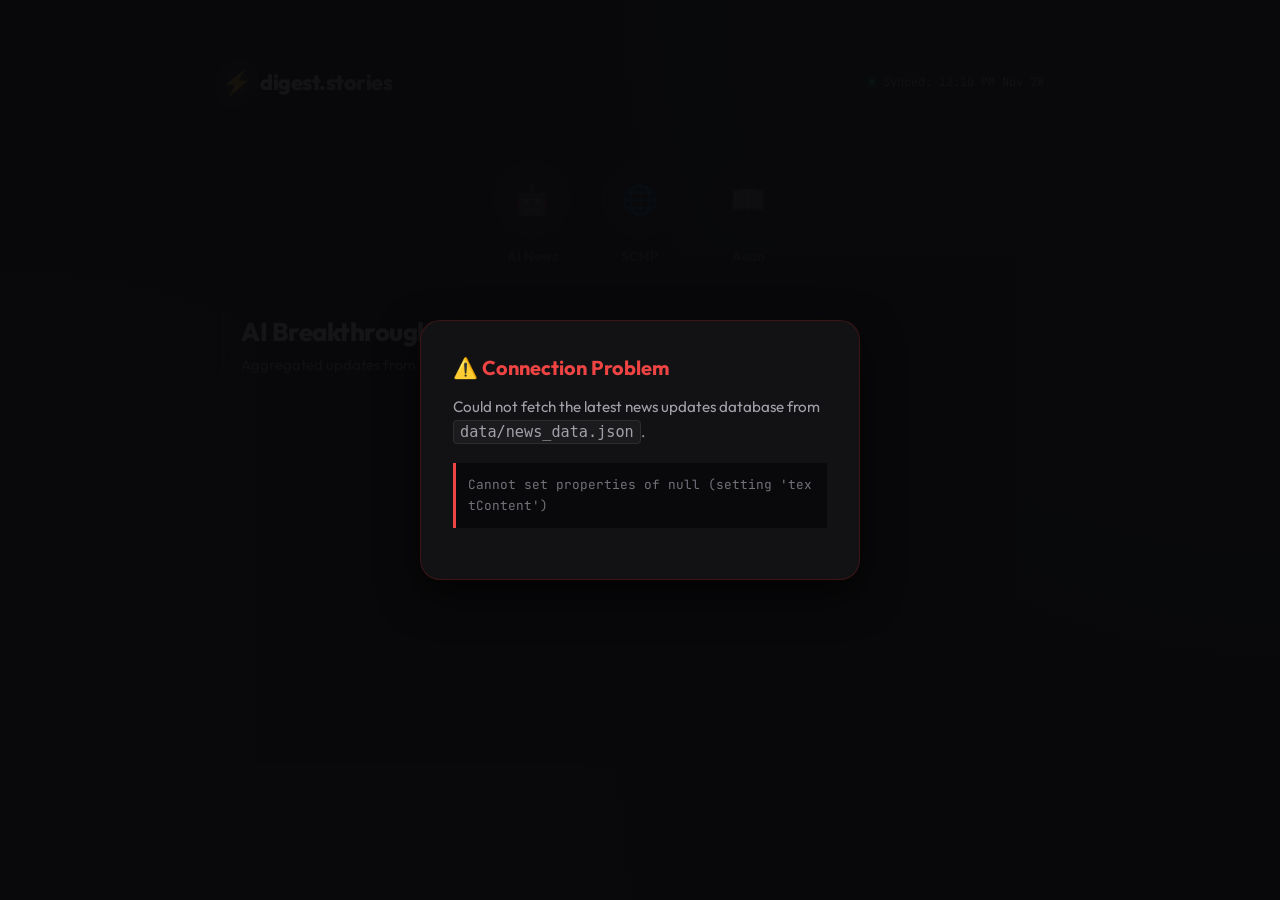
<file: tech_addict/index.html>
<!DOCTYPE html>
<html lang="en">
<head>
    <meta charset="UTF-8">
    <meta name="viewport" content="width=device-width, initial-scale=1.0">
    <title>Digest Feed | Premium Unified News Aggregator</title>
    <meta name="description" content="A premium, minimal news aggregator styled with circular stories navigation. Browse daily summaries of AI breakthroughs, SCMP geopolitics, and Aeon essays.">
    <!-- Google Fonts -->
    <link rel="preconnect" href="https://fonts.googleapis.com">
    <link rel="preconnect" href="https://fonts.gstatic.com" crossorigin>
    <link href="https://fonts.googleapis.com/css2?family=Outfit:wght@300;400;500;600;700;800&family=Playfair+Display:ital,wght@0,600;0,700;1,400&family=JetBrains+Mono:wght@400;600&display=swap" rel="stylesheet">
    <link rel="stylesheet" href="style.css">
</head>
<body>
    <div class="app-container">
        <!-- Main Dashboard View -->
        <main class="dashboard-view" id="dashboard-view">
            <!-- App Header -->
            <header class="dashboard-header">
                <div class="header-logo">
                    <span class="logo-accent">⚡</span>
                    <h1>digest.stories</h1>
                </div>
                <div class="status-indicator">
                    <span class="status-dot animate-pulse"></span>
                    <span id="last-updated-time">Checking...</span>
                </div>
            </header>

            <!-- Stories Bar (Circular Tabs for Navigation) -->
            <section class="stories-bar-section" aria-label="News Category Tabs">
                <div class="stories-bar">
                    <!-- AI Story Tab -->
                    <button class="story-tab" id="story-tab-ai" data-category="AI" aria-label="Show AI News Feed">
                        <div class="story-ring ring-ai">
                            <div class="story-avatar">
                                <span class="avatar-icon">🤖</span>
                            </div>
                        </div>
                        <span class="story-label">AI News</span>
                    </button>

                    <!-- SCMP Story Tab -->
                    <button class="story-tab" id="story-tab-scmp" data-category="SCMP" aria-label="Show SCMP Geopolitical Feed">
                        <div class="story-ring ring-scmp">
                            <div class="story-avatar">
                                <span class="avatar-icon">🌐</span>
                            </div>
                        </div>
                        <span class="story-label">SCMP</span>
                    </button>

                    <!-- Aeon Story Tab -->
                    <button class="story-tab" id="story-tab-aeon" data-category="Aeon" aria-label="Show Aeon Essay Feed">
                        <div class="story-ring ring-aeon">
                            <div class="story-avatar">
                                <span class="avatar-icon">📖</span>
                            </div>
                        </div>
                        <span class="story-label">Aeon</span>
                    </button>
                </div>
            </section>

            <!-- Active Category Feed Header -->
            <section class="feed-header-section">
                <h2 class="feed-category-title" id="feed-category-title">AI Breakthroughs</h2>
                <p class="feed-category-desc" id="feed-category-desc">Aggregated updates from the last 24 hours.</p>
            </section>

            <!-- Loading State -->
            <div class="loading-state" id="loading-state" style="display: none;">
                <div class="spinner"></div>
                <p>Loading updates...</p>
            </div>

            <!-- Empty State / No stories found -->
            <div class="empty-state" id="empty-state" style="display: none;">
                <span class="empty-icon">☕</span>
                <h3>All Caught Up</h3>
                <p>No new updates in this category for the last 24 hours.</p>
            </div>

            <!-- Traditional Newspaper Grid/Feed -->
            <section class="feed-content-section">
                <div class="news-feed-grid" id="news-feed-grid">
                    <!-- Rendered dynamically by JavaScript -->
                </div>
            </section>

            <!-- Dashboard Info & Footer -->
            <footer class="dashboard-footer">
                <p>Strictly filtering updates from the last 24 hours.</p>
                <p class="hosting-label">Powered by GitHub Actions &amp; OpenAI</p>
            </footer>
        </main>
    </div>

    <!-- Connection Error Overlay -->
    <div class="error-overlay" id="error-overlay" style="display: none;">
        <div class="error-card">
            <h3>⚠️ Connection Problem</h3>
            <p>Could not fetch the latest news updates database from <code class="font-mono">data/news_data.json</code>.</p>
            <p class="error-details" id="error-details-text">Please verify that aggregator.py has run successfully.</p>
        </div>
    </div>

    <script src="app.js"></script>
</body>
</html>
</file>
<file: tech_addict/style.css>
/* =====================================================================
   DESIGN SYSTEM & CUSTOM PROPERTIES
   ===================================================================== */
:root {
    --bg-dark: #09090b;
    --bg-card: rgba(18, 18, 22, 0.65);
    --border-color: rgba(255, 255, 255, 0.08);
    --border-glow: rgba(255, 255, 255, 0.03);
    
    /* Font styles */
    --font-sans: 'Outfit', -apple-system, BlinkMacSystemFont, "Segoe UI", Roboto, sans-serif;
    --font-serif: 'Playfair Display', Georgia, serif;
    --font-mono: 'JetBrains Mono', monospace;
    
    /* Typography values */
    --text-primary: #f4f4f5;
    --text-secondary: #a1a1aa;
    --text-muted: #71717a;
    
    /* Theme colors */
    --color-ai: #00f2fe;
    --color-scmp: #ff5858;
    --color-aeon: #f5af19;
    
    /* Theme gradients for circular rings */
    --grad-ai: linear-gradient(45deg, #00f2fe, #4facfe);
    --grad-scmp: linear-gradient(45deg, #f857a6, #ff5858);
    --grad-aeon: linear-gradient(45deg, #f12711, #f5af19);
    
    --transition-smooth: all 0.3s cubic-bezier(0.4, 0, 0.2, 1);
}

/* =====================================================================
   BASE & RESET STYLES
   ===================================================================== */
* {
    box-sizing: border-box;
    margin: 0;
    padding: 0;
}

body {
    background-color: var(--bg-dark);
    color: var(--text-primary);
    font-family: var(--font-sans);
    line-height: 1.5;
    -webkit-font-smoothing: antialiased;
    overflow-x: hidden;
}

button {
    background: none;
    border: none;
    cursor: pointer;
    font-family: inherit;
    color: inherit;
    outline: none;
}

/* App container holds centered layout */
.app-container {
    min-height: 100vh;
    display: flex;
    justify-content: center;
    align-items: flex-start;
    background: radial-gradient(circle at top right, rgba(79, 172, 254, 0.04), transparent 45%),
                radial-gradient(circle at bottom left, rgba(245, 175, 25, 0.02), transparent 45%);
}

/* =====================================================================
   DASHBOARD / MAIN PAGE VIEW
   ===================================================================== */
.dashboard-view {
    width: 100%;
    max-width: 900px; /* Widened to display cards beautifully in grid */
    min-height: 100vh;
    padding: 2.5rem 1.5rem 3rem 1.5rem;
    display: flex;
    flex-direction: column;
    gap: 2rem;
}

@media (min-width: 900px) {
    .dashboard-view {
        padding: 4rem 2rem 5rem 2rem;
    }
}

/* Dashboard Header */
.dashboard-header {
    display: flex;
    justify-content: space-between;
    align-items: center;
    border-bottom: 1px solid var(--border-color);
    padding-bottom: 1.25rem;
}

.header-logo {
    display: flex;
    align-items: center;
    gap: 0.5rem;
}

.logo-accent {
    font-size: 1.5rem;
    text-shadow: 0 0 15px rgba(245, 175, 25, 0.6);
}

.header-logo h1 {
    font-size: 1.35rem;
    font-weight: 800;
    letter-spacing: -0.5px;
    background: linear-gradient(120deg, #ffffff, #a1a1aa);
    -webkit-background-clip: text;
    -webkit-text-fill-color: transparent;
}

.status-indicator {
    display: flex;
    align-items: center;
    gap: 0.5rem;
    font-family: var(--font-mono);
    font-size: 0.75rem;
    color: var(--text-secondary);
    background: rgba(255, 255, 255, 0.03);
    padding: 0.4rem 0.8rem;
    border-radius: 20px;
    border: 1px solid var(--border-color);
}

.status-dot {
    width: 6px;
    height: 6px;
    border-radius: 50%;
    background-color: #22c55e;
    box-shadow: 0 0 8px #22c55e;
}

.animate-pulse {
    animation: pulse 2s cubic-bezier(0.4, 0, 0.6, 1) infinite;
}

@keyframes pulse {
    0%, 100% { opacity: 1; }
    50% { opacity: .4; }
}

/* =====================================================================
   STORIES NAVIGATION TABS BAR
   ===================================================================== */
.stories-bar-section {
    width: 100%;
}

.stories-bar {
    display: flex;
    justify-content: center; /* Center tabs */
    gap: 2rem;
    padding: 0.5rem;
}

@media (max-width: 480px) {
    .stories-bar {
        justify-content: flex-start;
        overflow-x: auto;
        scrollbar-width: none;
    }
    .stories-bar::-webkit-scrollbar {
        display: none;
    }
}

/* Individual Story Button */
.story-tab {
    display: flex;
    flex-direction: column;
    align-items: center;
    gap: 0.6rem;
    transition: var(--transition-smooth);
    opacity: 0.5; /* Dim inactive tabs */
}

.story-tab:hover {
    opacity: 0.85;
    transform: translateY(-2px);
}

/* Active tab style */
.story-tab.active {
    opacity: 1;
    transform: scale(1.05);
}

.story-ring {
    width: 76px;
    height: 76px;
    border-radius: 50%;
    padding: 3px;
    display: flex;
    justify-content: center;
    align-items: center;
    background: var(--border-color);
    transition: var(--transition-smooth);
}

/* Glowing ring for active navigation tabs */
.story-tab.active .story-ring.ring-ai {
    background: var(--grad-ai);
    box-shadow: 0 0 15px rgba(0, 242, 254, 0.35);
}

.story-tab.active .story-ring.ring-scmp {
    background: var(--grad-scmp);
    box-shadow: 0 0 15px rgba(248, 87, 166, 0.35);
}

.story-tab.active .story-ring.ring-aeon {
    background: var(--grad-aeon);
    box-shadow: 0 0 15px rgba(245, 175, 25, 0.35);
}

.story-avatar {
    width: 100%;
    height: 100%;
    border-radius: 50%;
    background-color: #121214;
    border: 2.5px solid #09090b;
    display: flex;
    justify-content: center;
    align-items: center;
}

.avatar-icon {
    font-size: 1.8rem;
}

.story-label {
    font-size: 0.85rem;
    font-weight: 700;
    color: var(--text-secondary);
    transition: var(--transition-smooth);
}

.story-tab.active .story-label {
    color: var(--text-primary);
}

/* =====================================================================
   ACTIVE CATEGORY HEADER SECTION
   ===================================================================== */
.feed-header-section {
    margin-top: 0.5rem;
    border-left: 3px solid rgba(255, 255, 255, 0.15);
    padding-left: 1rem;
    transition: var(--transition-smooth);
}

.feed-header-section.theme-ai {
    border-left-color: var(--color-ai);
}

.feed-header-section.theme-scmp {
    border-left-color: var(--color-scmp);
}

.feed-header-section.theme-aeon {
    border-left-color: var(--color-aeon);
}

.feed-category-title {
    font-size: 1.6rem;
    font-weight: 800;
    letter-spacing: -0.5px;
    margin-bottom: 0.2rem;
}

.feed-category-desc {
    font-size: 0.92rem;
    color: var(--text-secondary);
}

/* =====================================================================
   TRADITIONAL CARD GRID LAYOUT
   ===================================================================== */
.feed-content-section {
    width: 100%;
}

.news-feed-grid {
    display: grid;
    grid-template-columns: repeat(auto-fill, minmax(280px, 1fr));
    gap: 1.5rem;
    animation: fadeIn 0.4s ease-out;
}

@keyframes fadeIn {
    0% { opacity: 0; transform: translateY(10px); }
    100% { opacity: 1; transform: translateY(0); }
}

/* News Card */
.news-card {
    background: var(--bg-card);
    border: 1px solid var(--border-color);
    border-radius: 18px;
    padding: 1.4rem;
    display: flex;
    flex-direction: column;
    justify-content: space-between;
    gap: 1.2rem;
    transition: var(--transition-smooth);
    position: relative;
    overflow: hidden;
}

/* Hover effects */
.news-card:hover {
    transform: translateY(-4px);
    background: rgba(255, 255, 255, 0.015);
    border-color: rgba(255, 255, 255, 0.15);
    box-shadow: 0 10px 30px rgba(0, 0, 0, 0.4);
}

/* Color Accent indicator strips on hover */
.news-card::after {
    content: "";
    position: absolute;
    top: 0;
    left: 0;
    width: 100%;
    height: 3px;
    opacity: 0.4;
    transition: var(--transition-smooth);
}

.news-card.card-ai::after { background: var(--grad-ai); }
.news-card.card-scmp::after { background: var(--grad-scmp); }
.news-card.card-aeon::after { background: var(--grad-aeon); }

.news-card:hover::after {
    opacity: 1;
}

/* Card Metadata (Source Tag + Time Stamp) */
.card-meta {
    display: flex;
    justify-content: space-between;
    align-items: center;
}

.source-tag {
    font-size: 0.7rem;
    font-family: var(--font-mono);
    font-weight: 700;
    text-transform: uppercase;
    letter-spacing: 0.8px;
    padding: 0.3rem 0.6rem;
    border-radius: 8px;
    border: 1px solid var(--border-color);
    background: rgba(255, 255, 255, 0.03);
}

/* Theme source colors */
.news-card.card-ai .source-tag { color: var(--color-ai); border-color: rgba(0, 242, 254, 0.15); }
.news-card.card-scmp .source-tag { color: var(--color-scmp); border-color: rgba(255, 88, 88, 0.15); }
.news-card.card-aeon .source-tag { color: var(--color-aeon); border-color: rgba(245, 175, 25, 0.15); }

.card-date {
    font-size: 0.72rem;
    color: var(--text-muted);
    font-family: var(--font-mono);
}

/* Card Body Content */
.card-body {
    display: flex;
    flex-direction: column;
    gap: 0.75rem;
    flex-grow: 1;
}

.card-title {
    font-size: 1.15rem;
    font-weight: 700;
    line-height: 1.4;
    color: var(--text-primary);
}

/* Aeon essay cards use high-end serif titles */
.news-card.card-aeon .card-title {
    font-family: var(--font-serif);
    font-size: 1.25rem;
    font-weight: 700;
    color: #f5f2eb;
}

.card-summary {
    font-size: 0.9rem;
    color: var(--text-secondary);
    line-height: 1.6;
}

/* Card bullets layout for Aeon */
.card-bullets {
    list-style-type: none;
    display: flex;
    flex-direction: column;
    gap: 0.7rem;
}

.card-bullets li {
    font-family: var(--font-serif);
    font-size: 0.92rem;
    color: #e5dec9;
    font-style: italic;
    line-height: 1.5;
    position: relative;
    padding-left: 1.2rem;
}

.card-bullets li::before {
    content: "•";
    color: var(--color-aeon);
    font-size: 1.2rem;
    position: absolute;
    left: 0;
    top: -0.1rem;
}

/* Card Outbound Link Link */
.card-footer {
    display: flex;
    justify-content: flex-end;
    align-items: center;
    margin-top: auto;
    padding-top: 0.5rem;
    border-top: 1px solid rgba(255, 255, 255, 0.03);
}

.read-link {
    display: inline-flex;
    align-items: center;
    gap: 0.35rem;
    font-size: 0.78rem;
    font-weight: 700;
    text-transform: uppercase;
    font-family: var(--font-mono);
    color: var(--text-muted);
    transition: var(--transition-smooth);
}

.news-card:hover .read-link {
    color: var(--text-primary);
}

.news-card.card-ai:hover .read-link { color: var(--color-ai); }
.news-card.card-scmp:hover .read-link { color: var(--color-scmp); }
.news-card.card-aeon:hover .read-link { color: var(--color-aeon); }

.read-link span {
    font-size: 0.85rem;
    transition: transform 0.2s ease;
}

.read-link:hover span {
    transform: translate(2px, -2px);
}

/* =====================================================================
   LOADING, EMPTY, AND ERROR STATES
   ===================================================================== */
.loading-state {
    display: flex;
    flex-direction: column;
    align-items: center;
    gap: 1rem;
    padding: 4rem 0;
    color: var(--text-secondary);
}

.spinner {
    width: 36px;
    height: 36px;
    border: 3px solid rgba(255, 255, 255, 0.08);
    border-top-color: var(--text-secondary);
    border-radius: 50%;
    animation: spin 0.8s linear infinite;
}

@keyframes spin {
    0% { transform: rotate(0deg); }
    100% { transform: rotate(360deg); }
}

.empty-state {
    display: flex;
    flex-direction: column;
    align-items: center;
    text-align: center;
    padding: 5rem 1rem;
    border: 1px dashed var(--border-color);
    border-radius: 18px;
    background: rgba(255, 255, 255, 0.01);
}

.empty-icon {
    font-size: 2.2rem;
    margin-bottom: 1rem;
}

.empty-state h3 {
    font-size: 1.1rem;
    font-weight: 700;
    margin-bottom: 0.4rem;
}

.empty-state p {
    font-size: 0.88rem;
    color: var(--text-muted);
    max-width: 320px;
}

/* Dashboard Footer */
.dashboard-footer {
    display: flex;
    flex-direction: column;
    gap: 0.5rem;
    margin-top: 3rem;
    text-align: center;
    font-size: 0.78rem;
    color: var(--text-muted);
    border-top: 1px solid var(--border-color);
    padding-top: 1.5rem;
}

.hosting-label {
    font-family: var(--font-mono);
    opacity: 0.7;
}

/* Connection Error Overlay */
.error-overlay {
    position: fixed;
    top: 0;
    left: 0;
    width: 100vw;
    height: 100vh;
    background-color: rgba(9, 9, 11, 0.95);
    z-index: 2000;
    display: flex;
    justify-content: center;
    align-items: center;
    padding: 20px;
}

.error-card {
    background: #121214;
    border: 1px solid rgba(220, 38, 38, 0.2);
    border-radius: 20px;
    padding: 2rem;
    max-width: 440px;
    width: 100%;
    box-shadow: 0 15px 40px rgba(0, 0, 0, 0.6);
    text-align: left;
}

.error-card h3 {
    font-size: 1.25rem;
    font-weight: 700;
    color: #ef4444;
    margin-bottom: 0.8rem;
}

.error-card p {
    font-size: 0.95rem;
    color: var(--text-secondary);
    line-height: 1.6;
    margin-bottom: 1.2rem;
}

.error-card code {
    background: rgba(255, 255, 255, 0.04);
    padding: 2px 6px;
    border-radius: 4px;
    border: 1px solid var(--border-color);
}

.error-details {
    font-family: var(--font-mono);
    font-size: 0.8rem !important;
    background: #09090b;
    border-left: 3px solid #ef4444;
    padding: 0.75rem;
    color: var(--text-muted) !important;
    word-break: break-all;
}
</file>
